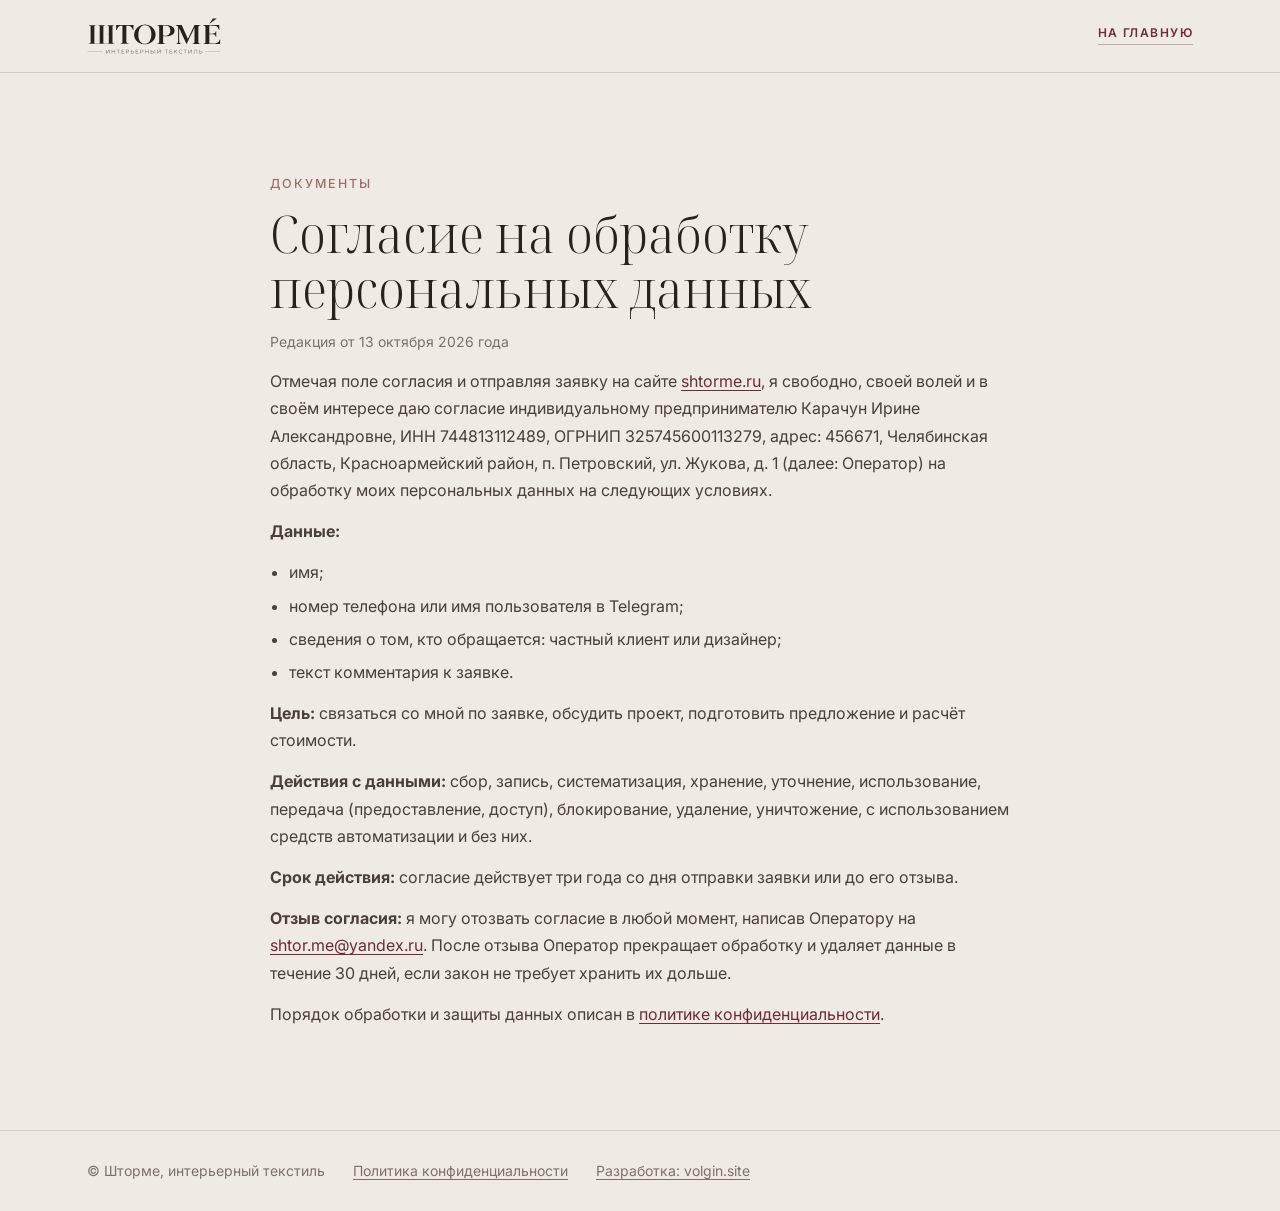
<file: v2/consent.html>
<!doctype html>
<html lang="ru">
<head>
<meta charset="utf-8">
<meta name="viewport" content="width=device-width, initial-scale=1">
<meta name="robots" content="noindex, nofollow">
<title>Согласие на обработку данных · Шторме</title>
<link rel="preconnect" href="https://fonts.googleapis.com">
<link rel="preconnect" href="https://fonts.gstatic.com" crossorigin>
<link rel="stylesheet" href="https://fonts.googleapis.com/css2?family=Inter:wght@400;500;600&family=Noto+Serif+Display:ital,wdth,wght@0,62.5..100,300..600;1,62.5..100,300..600&display=swap">
<style>
:root{--bg:#EFEBE4;--ink:#2A211E;--text:#4A3F3B;--muted:#7D706B;--rose:#9A6F69;--wine:#6B2D33;--line:rgba(42,33,30,.14);--pad:clamp(20px,6.8vw,110px);
  --serif:'Noto Serif Display',Georgia,'Times New Roman',serif;--sans:'Inter',system-ui,-apple-system,'Segoe UI',sans-serif}
*{box-sizing:border-box;margin:0;padding:0}
html,body{background:var(--bg)}
body{color:var(--text);font:400 16px/1.7 var(--sans);-webkit-font-smoothing:antialiased}
a{color:var(--wine);text-underline-offset:.2em}
:focus-visible{outline:2px solid var(--wine);outline-offset:3px}
.hd{position:sticky;top:0;z-index:10;display:flex;align-items:center;justify-content:space-between;gap:20px;height:72px;padding:0 var(--pad);background:rgba(239,235,228,.92);-webkit-backdrop-filter:blur(12px);backdrop-filter:blur(12px);box-shadow:0 1px 0 var(--line)}
.hd img{display:block;width:clamp(120px,10.5vw,160px);height:auto}
.back{font:600 12px/1 var(--sans);letter-spacing:.12em;text-transform:uppercase;color:var(--wine);text-decoration:none;padding-bottom:5px;border-bottom:1px solid rgba(107,45,51,.35)}
.back:hover{border-color:var(--wine)}
main{max-width:780px;margin:0 auto;padding:clamp(48px,7vw,96px) 20px clamp(64px,8vw,120px)}
.eyebrow{font:500 12.5px/1.3 var(--sans);letter-spacing:.16em;text-transform:uppercase;color:var(--rose)}
h1{margin-top:14px;font:300 clamp(34px,4vw,56px)/1.08 var(--serif);font-stretch:90%;color:var(--ink)}
.date{margin-top:14px;font-size:14px;color:var(--muted)}
p,ul{margin-top:14px}
ul{padding-left:1.2em}
li+li{margin-top:6px}
.ft{padding:28px var(--pad);border-top:1px solid var(--line);font-size:14px;color:var(--muted);display:flex;flex-wrap:wrap;gap:8px 28px}
.ft a{color:inherit}
</style>
</head>
<body>
<header class="hd">
  <a href="./" aria-label="Шторме, на главную"><img src="../img/logo.svg" alt="Шторме · интерьерный текстиль" width="160" height="44"></a>
  <a class="back" href="./">На главную</a>
</header>

<main>
  <p class="eyebrow">Документы</p>
  <h1>Согласие на обработку персональных данных</h1>
  <p class="date">Редакция от 13 октября 2026 года</p>

  <p>Отмечая поле согласия и отправляя заявку на сайте <a href="https://shtorme.ru">shtorme.ru</a>, я свободно, своей волей и в своём интересе даю согласие индивидуальному предпринимателю Карачун Ирине Александровне, ИНН 744813112489, ОГРНИП 325745600113279, адрес: 456671, Челябинская область, Красноармейский район, п. Петровский, ул. Жукова, д. 1 (далее: Оператор) на обработку моих персональных данных на следующих условиях.</p>

  <p><b>Данные:</b></p>
  <ul>
    <li>имя;</li>
    <li>номер телефона или имя пользователя в Telegram;</li>
    <li>сведения о том, кто обращается: частный клиент или дизайнер;</li>
    <li>текст комментария к заявке.</li>
  </ul>

  <p><b>Цель:</b> связаться со мной по заявке, обсудить проект, подготовить предложение и расчёт стоимости.</p>

  <p><b>Действия с данными:</b> сбор, запись, систематизация, хранение, уточнение, использование, передача (предоставление, доступ), блокирование, удаление, уничтожение, с использованием средств автоматизации и без них.</p>

  <p><b>Срок действия:</b> согласие действует три года со дня отправки заявки или до его отзыва.</p>

  <p><b>Отзыв согласия:</b> я могу отозвать согласие в любой момент, написав Оператору на <a href="mailto:shtor.me@yandex.ru">shtor.me@yandex.ru</a>. После отзыва Оператор прекращает обработку и удаляет данные в течение 30 дней, если закон не требует хранить их дольше.</p>

  <p>Порядок обработки и защиты данных описан в <a href="privacy.html">политике конфиденциальности</a>.</p>
</main>

<footer class="ft">
  <span>© Шторме, интерьерный текстиль</span>
  <a href="privacy.html">Политика конфиденциальности</a>
  <a href="https://volgin.site" target="_blank" rel="noopener">Разработка: volgin.site</a>
</footer>
</body>
</html>
</file>
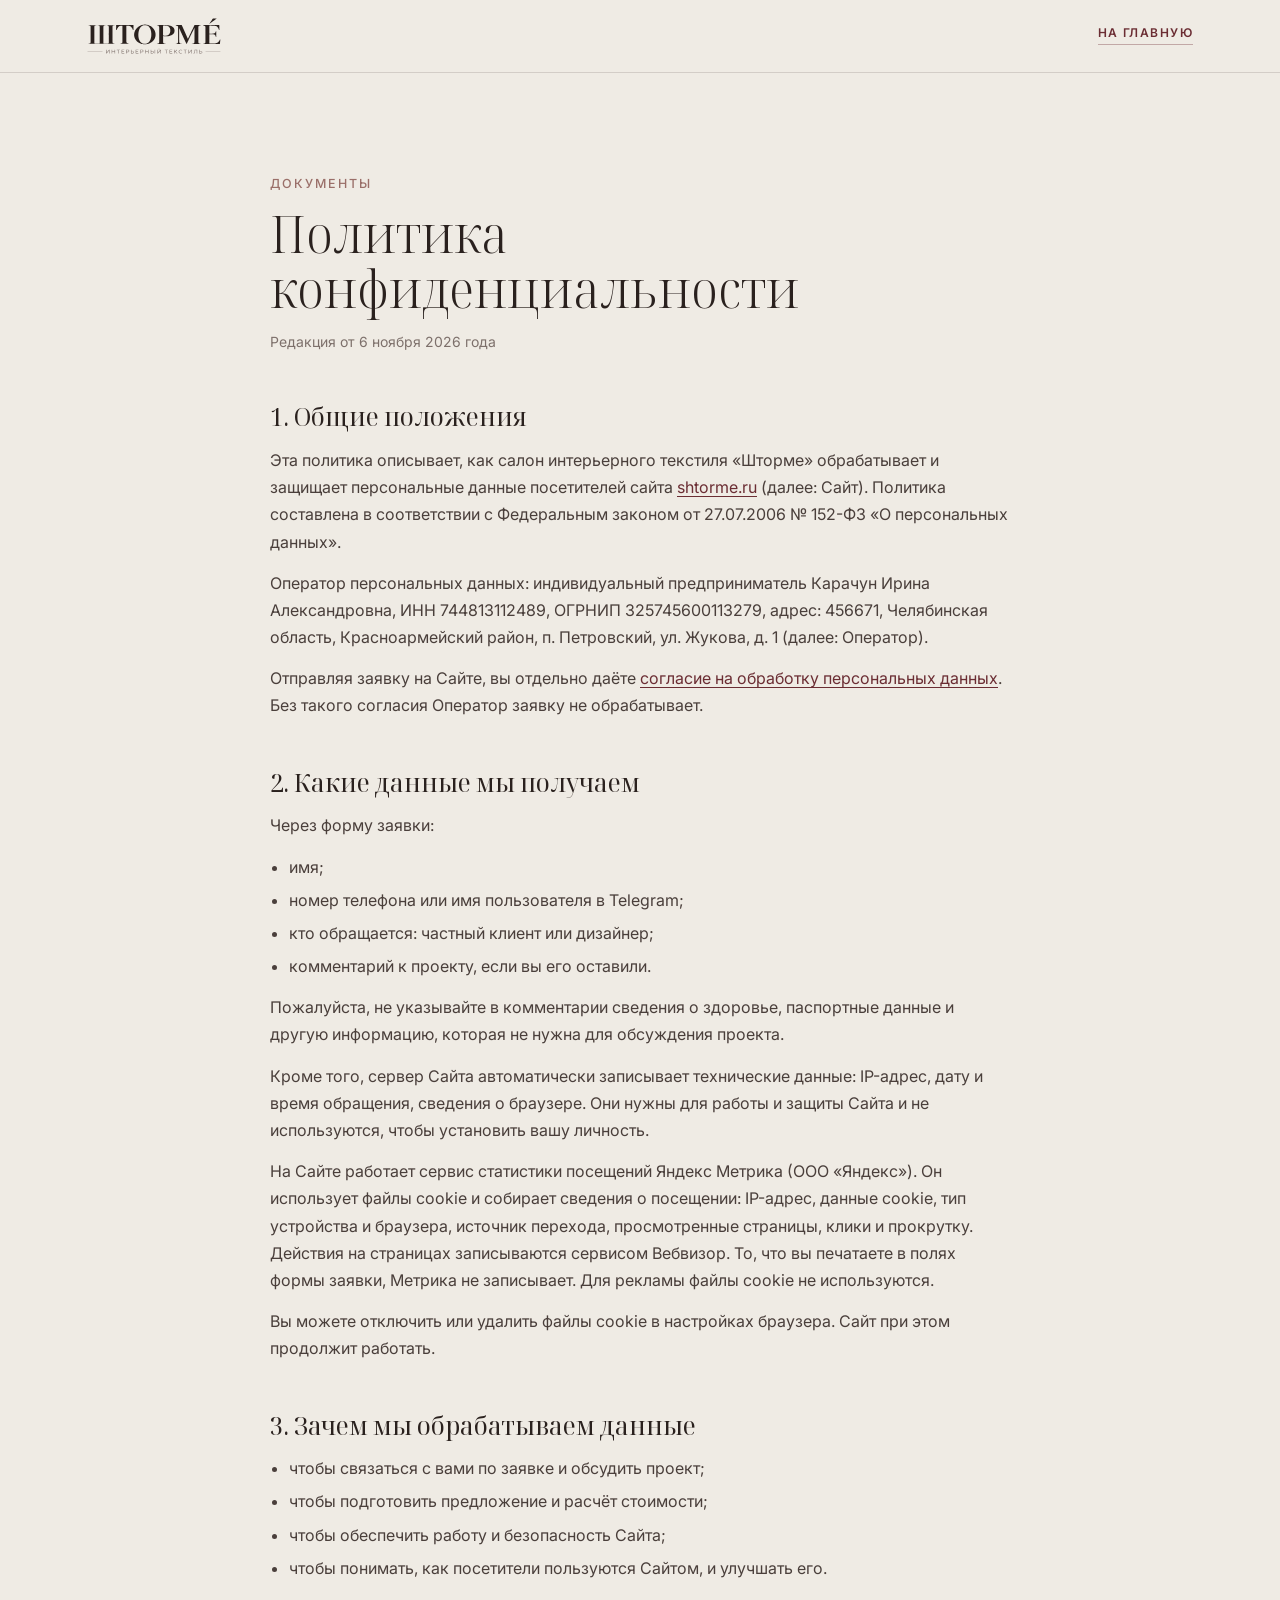
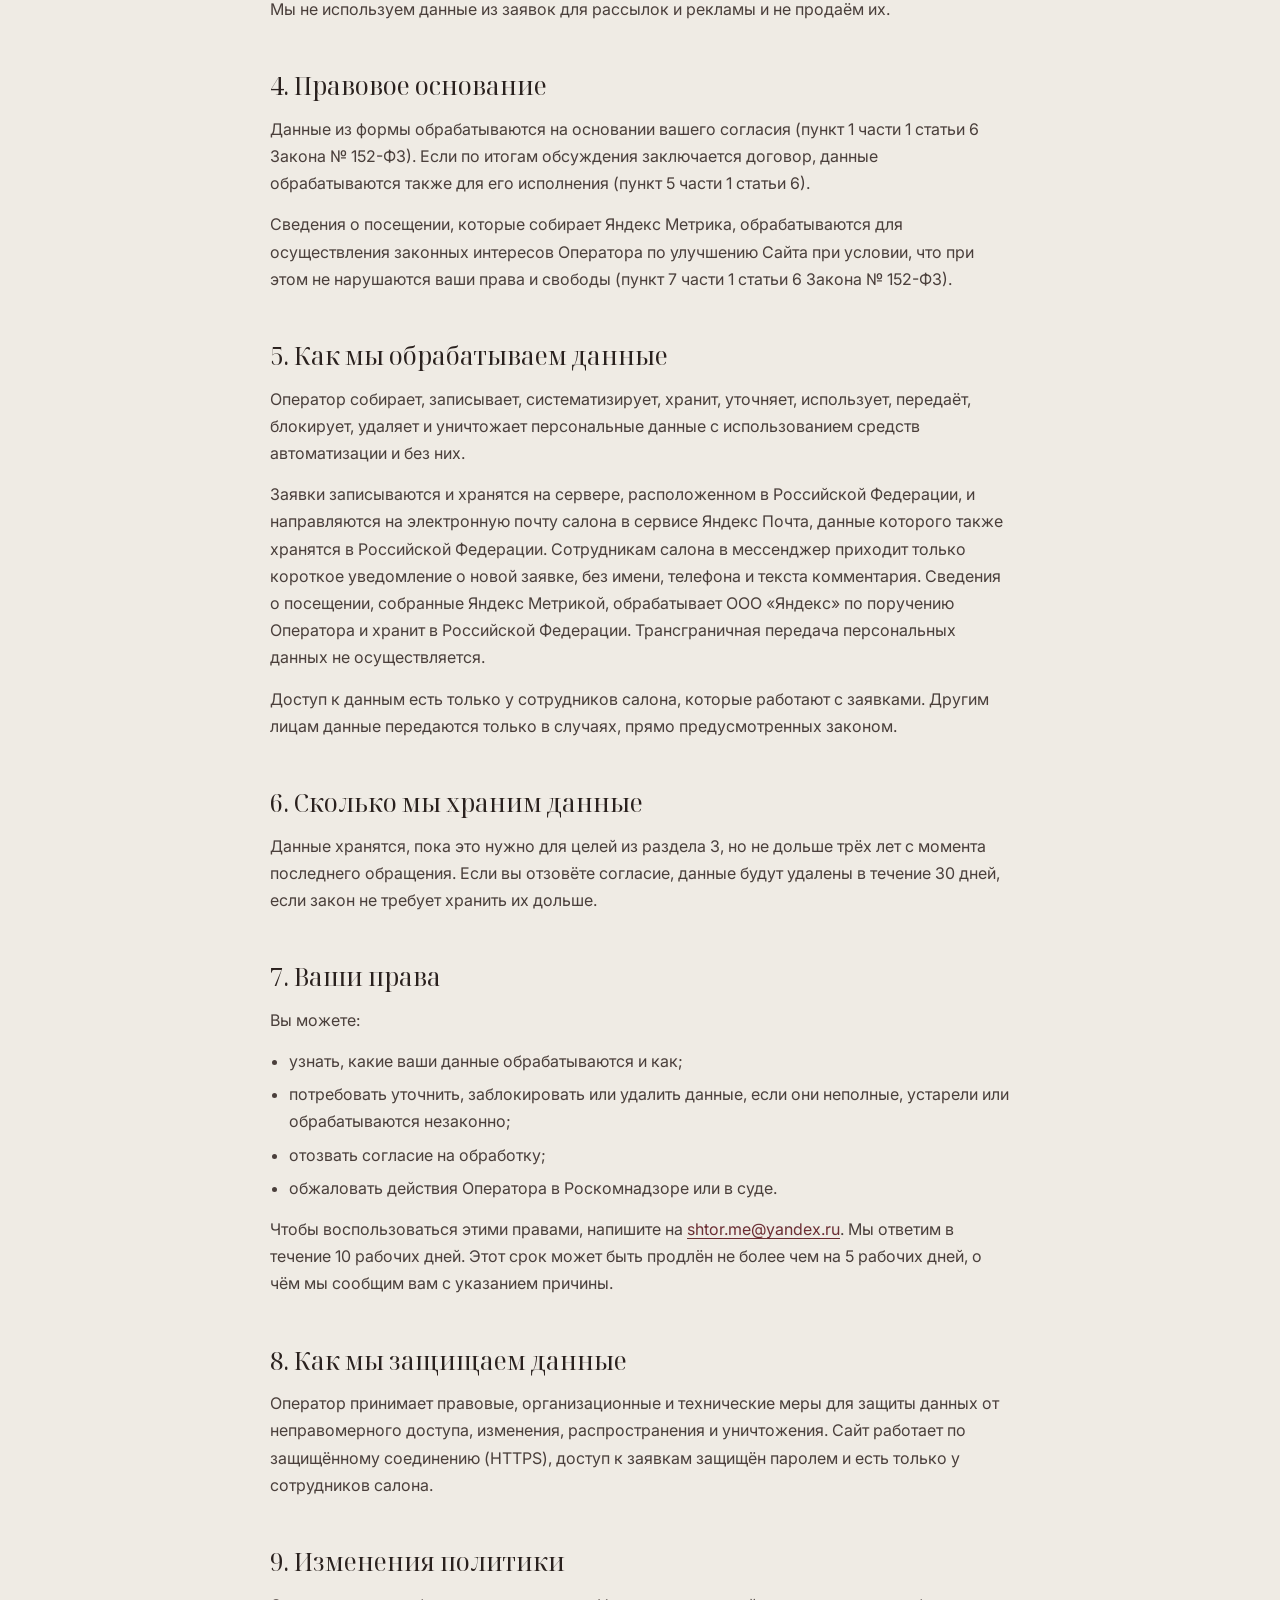
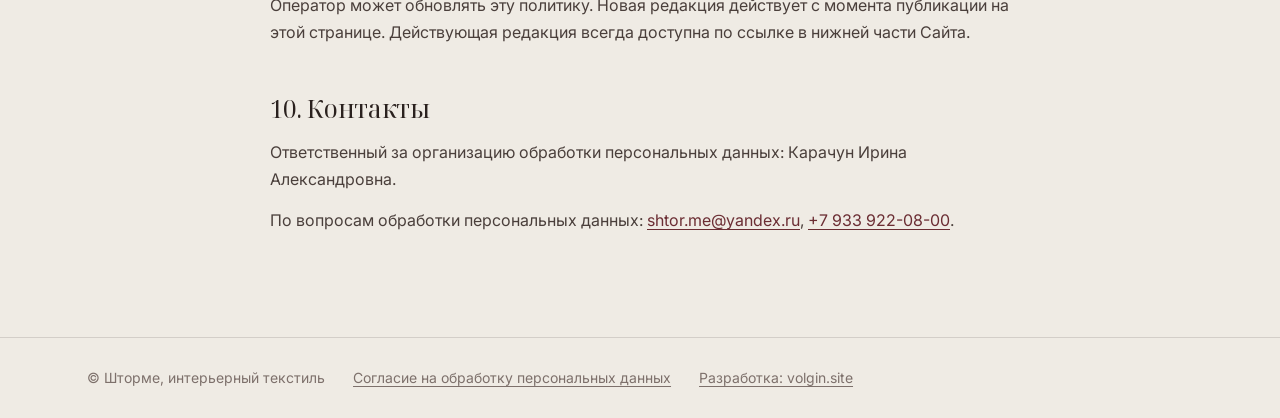
<file: v2/privacy.html>
<!doctype html>
<html lang="ru">
<head>
<meta charset="utf-8">
<meta name="viewport" content="width=device-width, initial-scale=1">
<meta name="robots" content="noindex, nofollow">
<title>Политика конфиденциальности · Шторме</title>
<link rel="preconnect" href="https://fonts.googleapis.com">
<link rel="preconnect" href="https://fonts.gstatic.com" crossorigin>
<link rel="stylesheet" href="https://fonts.googleapis.com/css2?family=Inter:wght@400;500;600&family=Noto+Serif+Display:ital,wdth,wght@0,62.5..100,300..600;1,62.5..100,300..600&display=swap">
<style>
:root{--bg:#EFEBE4;--ink:#2A211E;--text:#4A3F3B;--muted:#7D706B;--rose:#9A6F69;--wine:#6B2D33;--line:rgba(42,33,30,.14);--pad:clamp(20px,6.8vw,110px);
  --serif:'Noto Serif Display',Georgia,'Times New Roman',serif;--sans:'Inter',system-ui,-apple-system,'Segoe UI',sans-serif}
*{box-sizing:border-box;margin:0;padding:0}
html,body{background:var(--bg)}
body{color:var(--text);font:400 16px/1.7 var(--sans);-webkit-font-smoothing:antialiased}
a{color:var(--wine);text-underline-offset:.2em}
:focus-visible{outline:2px solid var(--wine);outline-offset:3px}
.hd{position:sticky;top:0;z-index:10;display:flex;align-items:center;justify-content:space-between;gap:20px;height:72px;padding:0 var(--pad);background:rgba(239,235,228,.92);-webkit-backdrop-filter:blur(12px);backdrop-filter:blur(12px);box-shadow:0 1px 0 var(--line)}
.hd img{display:block;width:clamp(120px,10.5vw,160px);height:auto}
.back{font:600 12px/1 var(--sans);letter-spacing:.12em;text-transform:uppercase;color:var(--wine);text-decoration:none;padding-bottom:5px;border-bottom:1px solid rgba(107,45,51,.35)}
.back:hover{border-color:var(--wine)}
main{max-width:780px;margin:0 auto;padding:clamp(48px,7vw,96px) 20px clamp(64px,8vw,120px)}
.eyebrow{font:500 12.5px/1.3 var(--sans);letter-spacing:.16em;text-transform:uppercase;color:var(--rose)}
h1{margin-top:14px;font:300 clamp(34px,4vw,56px)/1.08 var(--serif);font-stretch:90%;color:var(--ink)}
.date{margin-top:14px;font-size:14px;color:var(--muted)}
h2{margin-top:48px;font:400 clamp(22px,2vw,28px)/1.2 var(--serif);font-stretch:90%;color:var(--ink)}
p,ul{margin-top:14px}
ul{padding-left:1.2em}
li+li{margin-top:6px}
.ft{padding:28px var(--pad);border-top:1px solid var(--line);font-size:14px;color:var(--muted);display:flex;flex-wrap:wrap;gap:8px 28px}
.ft a{color:inherit}
</style>
</head>
<body>
<header class="hd">
  <a href="./" aria-label="Шторме, на главную"><img src="../img/logo.svg" alt="Шторме · интерьерный текстиль" width="160" height="44"></a>
  <a class="back" href="./">На главную</a>
</header>

<main>
  <p class="eyebrow">Документы</p>
  <h1>Политика конфиденциальности</h1>
  <p class="date">Редакция от 6 ноября 2026 года</p>

  <h2>1. Общие положения</h2>
  <p>Эта политика описывает, как салон интерьерного текстиля «Шторме» обрабатывает и защищает персональные данные посетителей сайта <a href="https://shtorme.ru">shtorme.ru</a> (далее: Сайт). Политика составлена в соответствии с Федеральным законом от 27.07.2006 № 152-ФЗ «О персональных данных».</p>
  <p>Оператор персональных данных: индивидуальный предприниматель Карачун Ирина Александровна, ИНН 744813112489, ОГРНИП 325745600113279, адрес: 456671, Челябинская область, Красноармейский район, п. Петровский, ул. Жукова, д. 1 (далее: Оператор).</p>
  <p>Отправляя заявку на Сайте, вы отдельно даёте <a href="consent.html">согласие на обработку персональных данных</a>. Без такого согласия Оператор заявку не обрабатывает.</p>

  <h2>2. Какие данные мы получаем</h2>
  <p>Через форму заявки:</p>
  <ul>
    <li>имя;</li>
    <li>номер телефона или имя пользователя в Telegram;</li>
    <li>кто обращается: частный клиент или дизайнер;</li>
    <li>комментарий к проекту, если вы его оставили.</li>
  </ul>
  <p>Пожалуйста, не указывайте в комментарии сведения о здоровье, паспортные данные и другую информацию, которая не нужна для обсуждения проекта.</p>
  <p>Кроме того, сервер Сайта автоматически записывает технические данные: IP-адрес, дату и время обращения, сведения о браузере. Они нужны для работы и защиты Сайта и не используются, чтобы установить вашу личность.</p>
  <p>На Сайте работает сервис статистики посещений Яндекс Метрика (ООО «Яндекс»). Он использует файлы cookie и собирает сведения о посещении: IP-адрес, данные cookie, тип устройства и браузера, источник перехода, просмотренные страницы, клики и прокрутку. Действия на страницах записываются сервисом Вебвизор. То, что вы печатаете в полях формы заявки, Метрика не записывает. Для рекламы файлы cookie не используются.</p>
  <p>Вы можете отключить или удалить файлы cookie в настройках браузера. Сайт при этом продолжит работать.</p>

  <h2>3. Зачем мы обрабатываем данные</h2>
  <ul>
    <li>чтобы связаться с вами по заявке и обсудить проект;</li>
    <li>чтобы подготовить предложение и расчёт стоимости;</li>
    <li>чтобы обеспечить работу и безопасность Сайта;</li>
    <li>чтобы понимать, как посетители пользуются Сайтом, и улучшать его.</li>
  </ul>
  <p>Мы не используем данные из заявок для рассылок и рекламы и не продаём их.</p>

  <h2>4. Правовое основание</h2>
  <p>Данные из формы обрабатываются на основании вашего согласия (пункт 1 части 1 статьи 6 Закона № 152-ФЗ). Если по итогам обсуждения заключается договор, данные обрабатываются также для его исполнения (пункт 5 части 1 статьи 6).</p>
  <p>Сведения о посещении, которые собирает Яндекс Метрика, обрабатываются для осуществления законных интересов Оператора по улучшению Сайта при условии, что при этом не нарушаются ваши права и свободы (пункт 7 части 1 статьи 6 Закона № 152-ФЗ).</p>

  <h2>5. Как мы обрабатываем данные</h2>
  <p>Оператор собирает, записывает, систематизирует, хранит, уточняет, использует, передаёт, блокирует, удаляет и уничтожает персональные данные с использованием средств автоматизации и без них.</p>
  <p>Заявки записываются и хранятся на сервере, расположенном в Российской Федерации, и направляются на электронную почту салона в сервисе Яндекс Почта, данные которого также хранятся в Российской Федерации. Сотрудникам салона в мессенджер приходит только короткое уведомление о новой заявке, без имени, телефона и текста комментария. Сведения о посещении, собранные Яндекс Метрикой, обрабатывает ООО «Яндекс» по поручению Оператора и хранит в Российской Федерации. Трансграничная передача персональных данных не осуществляется.</p>
  <p>Доступ к данным есть только у сотрудников салона, которые работают с заявками. Другим лицам данные передаются только в случаях, прямо предусмотренных законом.</p>

  <h2>6. Сколько мы храним данные</h2>
  <p>Данные хранятся, пока это нужно для целей из раздела 3, но не дольше трёх лет с момента последнего обращения. Если вы отзовёте согласие, данные будут удалены в течение 30 дней, если закон не требует хранить их дольше.</p>

  <h2>7. Ваши права</h2>
  <p>Вы можете:</p>
  <ul>
    <li>узнать, какие ваши данные обрабатываются и как;</li>
    <li>потребовать уточнить, заблокировать или удалить данные, если они неполные, устарели или обрабатываются незаконно;</li>
    <li>отозвать согласие на обработку;</li>
    <li>обжаловать действия Оператора в Роскомнадзоре или в суде.</li>
  </ul>
  <p>Чтобы воспользоваться этими правами, напишите на <a href="mailto:shtor.me@yandex.ru">shtor.me@yandex.ru</a>. Мы ответим в течение 10 рабочих дней. Этот срок может быть продлён не более чем на 5 рабочих дней, о чём мы сообщим вам с указанием причины.</p>

  <h2>8. Как мы защищаем данные</h2>
  <p>Оператор принимает правовые, организационные и технические меры для защиты данных от неправомерного доступа, изменения, распространения и уничтожения. Сайт работает по защищённому соединению (HTTPS), доступ к заявкам защищён паролем и есть только у сотрудников салона.</p>

  <h2>9. Изменения политики</h2>
  <p>Оператор может обновлять эту политику. Новая редакция действует с момента публикации на этой странице. Действующая редакция всегда доступна по ссылке в нижней части Сайта.</p>

  <h2>10. Контакты</h2>
  <p>Ответственный за организацию обработки персональных данных: Карачун Ирина Александровна.</p>
  <p>По вопросам обработки персональных данных: <a href="mailto:shtor.me@yandex.ru">shtor.me@yandex.ru</a>, <a href="tel:+79339220800">+7 933 922-08-00</a>.</p>
</main>

<footer class="ft">
  <span>© Шторме, интерьерный текстиль</span>
  <a href="consent.html">Согласие на обработку персональных данных</a>
  <a href="https://volgin.site" target="_blank" rel="noopener">Разработка: volgin.site</a>
</footer>
</body>
</html>
</file>
